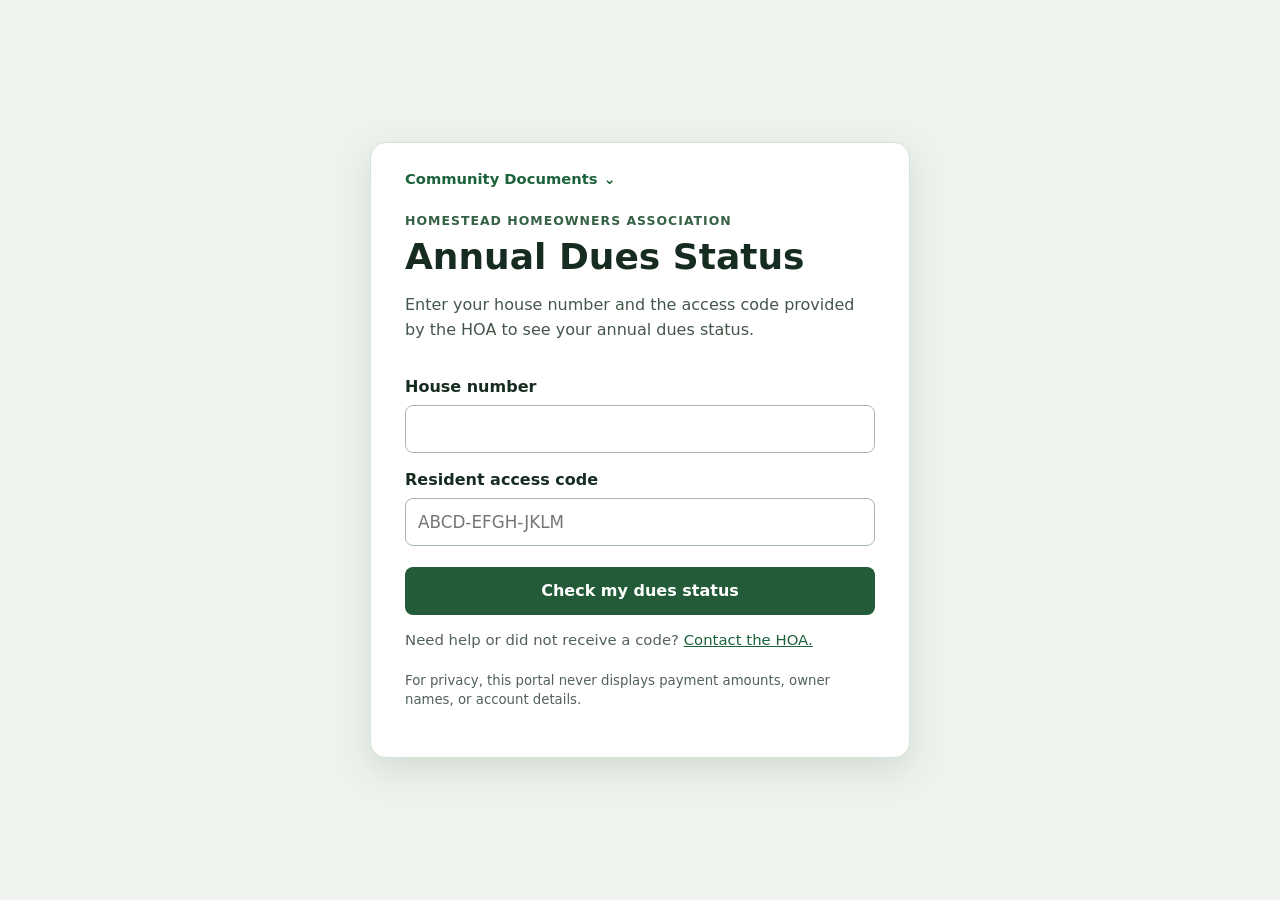
<file: site/index.html>
<!doctype html>
<html lang="en">
<head>
  <meta charset="utf-8">
  <meta name="viewport" content="width=device-width, initial-scale=1">
  <meta name="description" content="Homestead Homeowners Association annual dues status portal">
  <title>Homestead HOA — Dues Status</title>
  <link rel="stylesheet" href="styles.css">
</head>
<body>
  <main class="card">
    <nav class="documents-menu" aria-label="Community documents">
      <a class="documents-trigger" href="documents/">Community Documents <span aria-hidden="true">⌄</span></a>
      <div class="documents-panel">
        <a href="documents/homestead-ccrs.pdf">CC&amp;Rs <small>PDF</small></a>
        <a href="minutes/">Meeting Minutes</a>
        <p>Published documents are public. Private household and account information is not posted.</p>
      </div>
    </nav>
    <header>
      <p class="eyebrow">HOMESTEAD HOMEOWNERS ASSOCIATION</p>
      <h1>Annual Dues Status</h1>
      <p class="intro">Enter your house number and the access code provided by the HOA to see your annual dues status.</p>
    </header>
    <form id="status-form" novalidate>
      <label for="house-number">House number</label>
      <input id="house-number" name="house-number" inputmode="numeric" autocomplete="address-line1" maxlength="8" required>
      <label for="access-code">Resident access code</label>
      <input id="access-code" name="access-code" autocapitalize="characters" autocomplete="off" placeholder="ABCD-EFGH-JKLM" maxlength="14" required>
      <button type="submit">Check my dues status</button>
    </form>
    <section id="result" class="result" aria-live="polite" hidden></section>
    <p class="help">Need help or did not receive a code? <a href="mailto:homesteaddrivehoa@gmail.com">Contact the HOA.</a></p>

    <p class="privacy">For privacy, this portal never displays payment amounts, owner names, or account details.</p>
  </main>
  <script src="config.js"></script>
  <script src="app.js"></script>
</body>
</html>
</file>
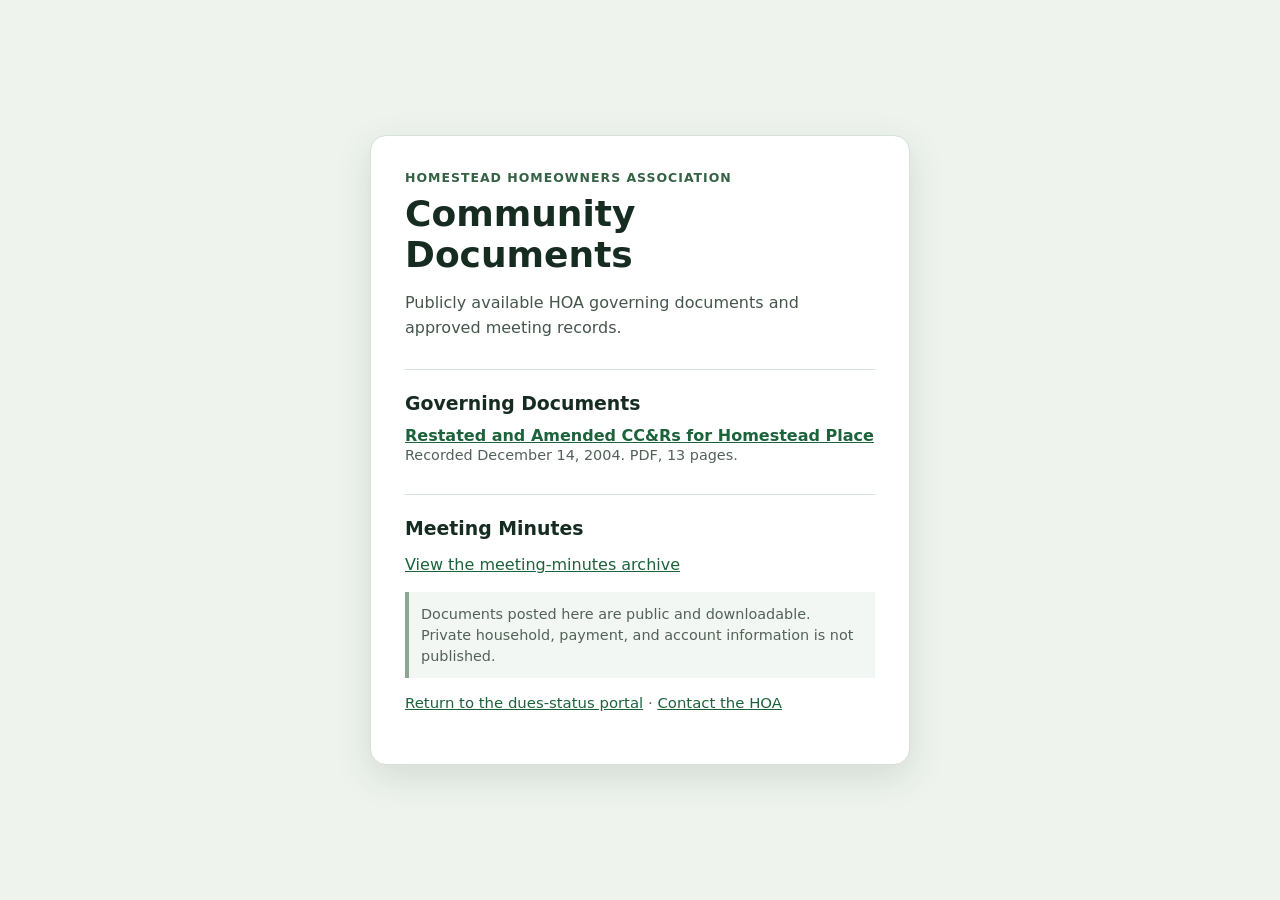
<file: site/documents/index.html>
<!doctype html>
<html lang="en">
<head>
  <meta charset="utf-8">
  <meta name="viewport" content="width=device-width, initial-scale=1">
  <meta name="description" content="Public community documents for Homestead Homeowners Association">
  <title>Homestead HOA — Community Documents</title>
  <link rel="stylesheet" href="../styles.css">
</head>
<body>
  <main class="card archive">
    <header>
      <p class="eyebrow">HOMESTEAD HOMEOWNERS ASSOCIATION</p>
      <h1>Community Documents</h1>
      <p class="intro">Publicly available HOA governing documents and approved meeting records.</p>
    </header>

    <section class="documents" aria-labelledby="governing-documents">
      <h2 id="governing-documents">Governing Documents</h2>
      <div id="ccrs" class="document-list">
        <div>
          <strong><a href="homestead-ccrs.pdf">Restated and Amended CC&amp;Rs for Homestead Place</a></strong>
          <span>Recorded December 14, 2004. PDF, 13 pages.</span>
        </div>
      </div>
    </section>

    <section class="documents" aria-labelledby="meeting-minutes">
      <h2 id="meeting-minutes">Meeting Minutes</h2>
      <p><a href="../minutes/">View the meeting-minutes archive</a></p>
    </section>

    <p class="document-notice">Documents posted here are public and downloadable. Private household, payment, and account information is not published.</p>
    <p class="help"><a href="../">Return to the dues-status portal</a> · <a href="mailto:homesteaddrivehoa@gmail.com">Contact the HOA</a></p>
  </main>
</body>
</html>
</file>
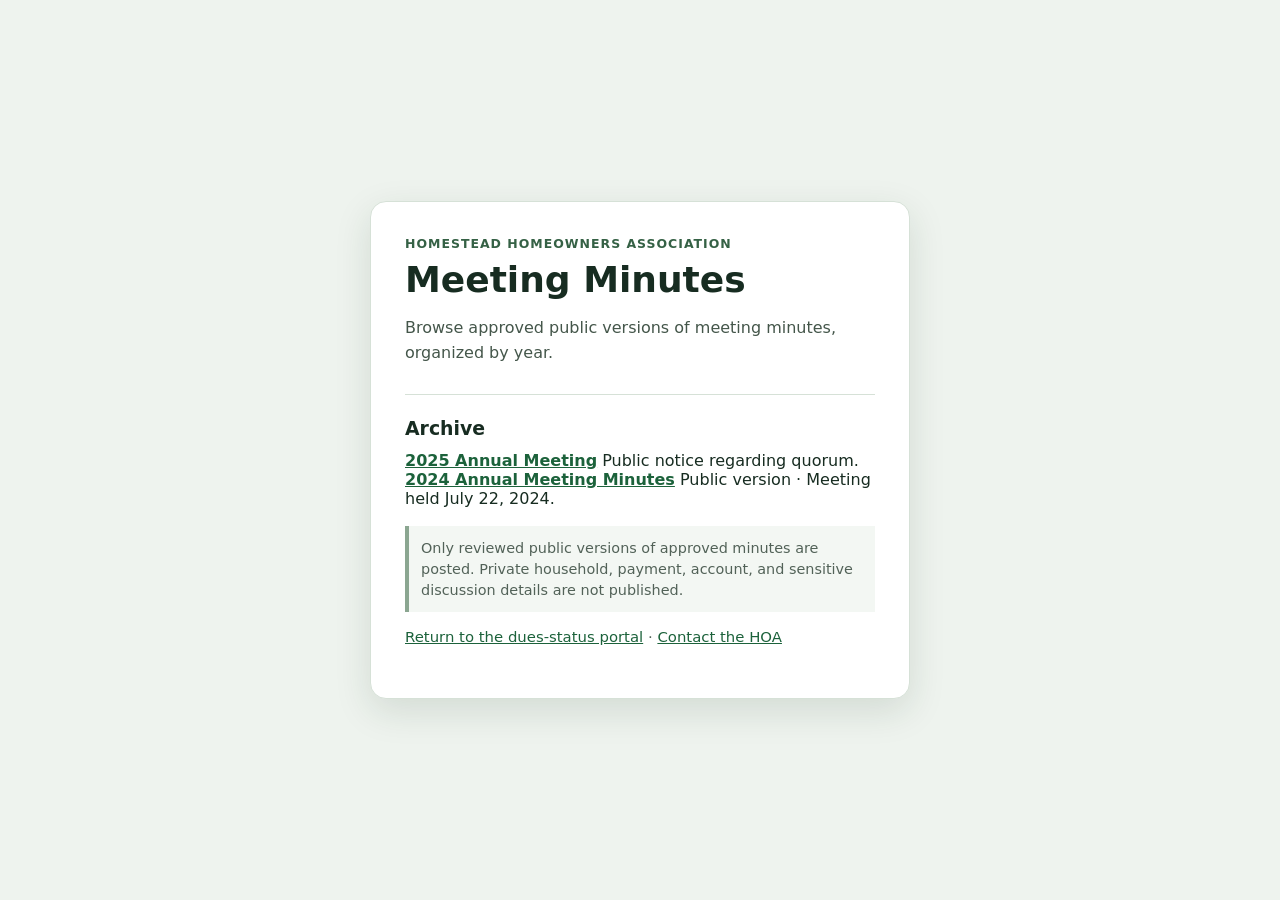
<file: site/minutes/index.html>
<!doctype html>
<html lang="en">
<head>
  <meta charset="utf-8">
  <meta name="viewport" content="width=device-width, initial-scale=1">
  <meta name="description" content="Approved public meeting minutes for Homestead Homeowners Association">
  <title>Homestead HOA — Meeting Minutes</title>
  <link rel="stylesheet" href="../styles.css">
</head>
<body>
  <main class="card archive">
    <header>
      <p class="eyebrow">HOMESTEAD HOMEOWNERS ASSOCIATION</p>
      <h1>Meeting Minutes</h1>
      <p class="intro">Browse approved public versions of meeting minutes, organized by year.</p>
    </header>

    <section class="documents" aria-labelledby="archive-heading">
      <h2 id="archive-heading">Archive</h2>
      <div>
        <strong><a href="2025-annual-meeting.html">2025 Annual Meeting</a></strong>
        <span>Public notice regarding quorum.</span>
      </div>
      <div>
        <strong><a href="2024-annual-meeting.html">2024 Annual Meeting Minutes</a></strong>
        <span>Public version · Meeting held July 22, 2024.</span>
      </div>
      <p class="document-notice">Only reviewed public versions of approved minutes are posted. Private household, payment, account, and sensitive discussion details are not published.</p>
    </section>

    <p class="help"><a href="../">Return to the dues-status portal</a> · <a href="mailto:homesteaddrivehoa@gmail.com">Contact the HOA</a></p>
  </main>
</body>
</html>
</file>
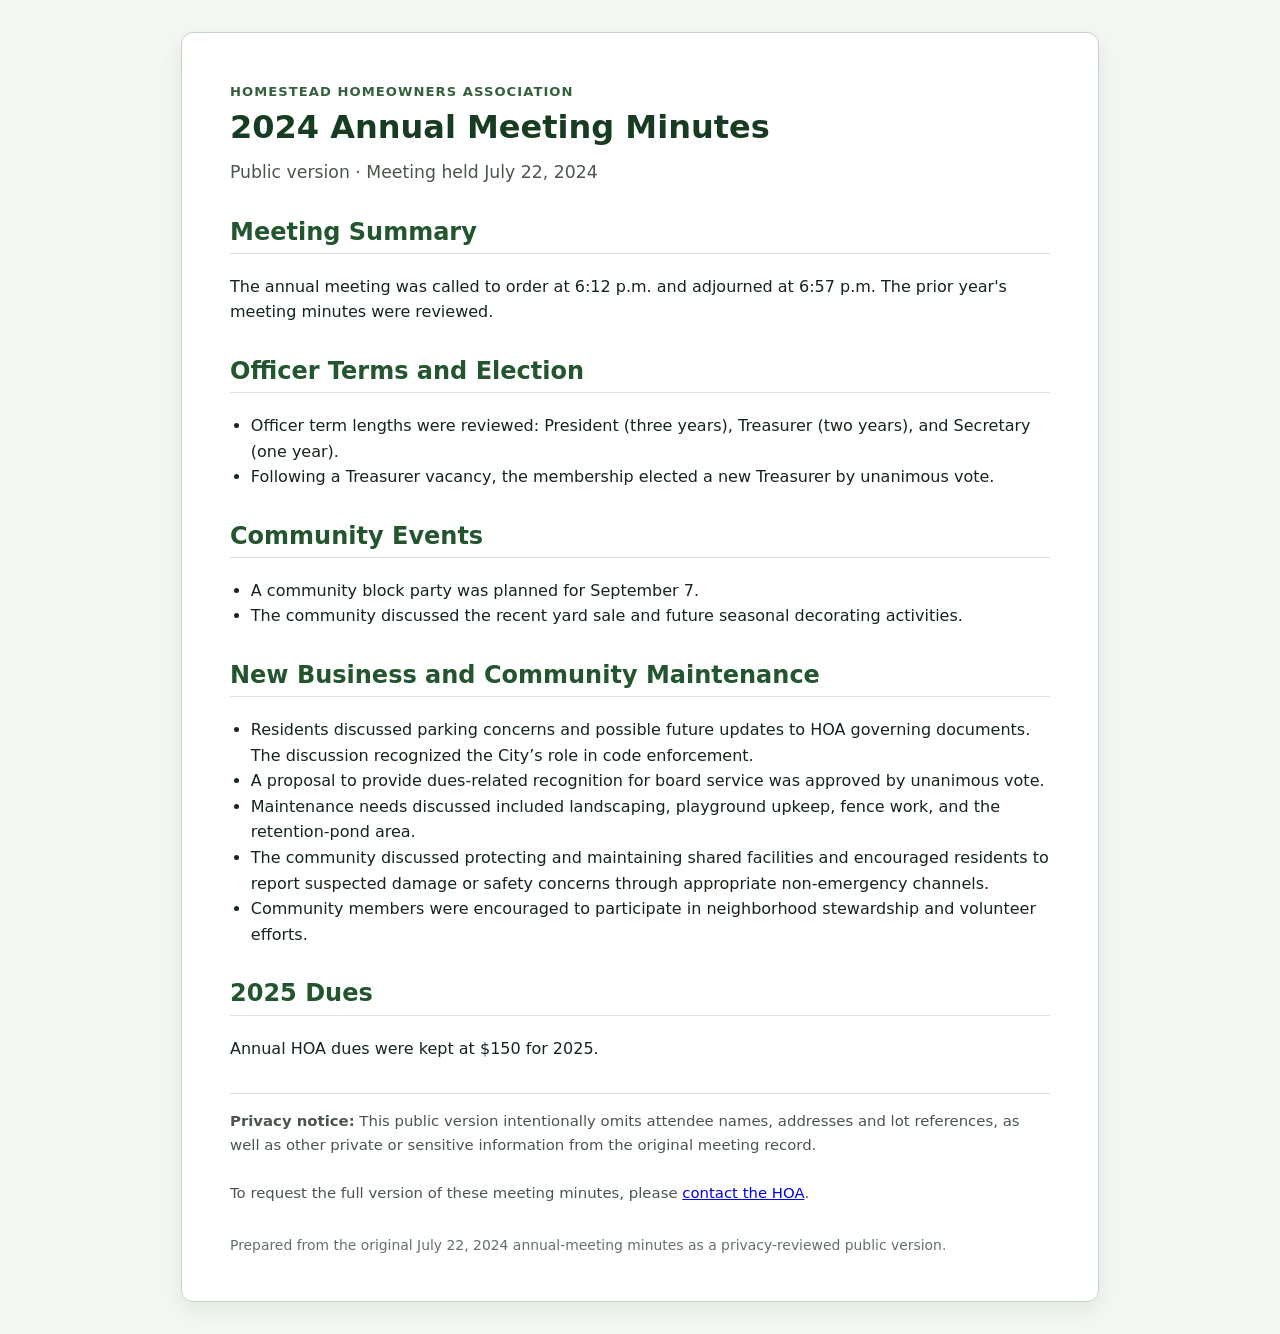
<file: site/minutes/2024-annual-meeting.html>
<!doctype html>
<html lang="en">
<head>
  <meta charset="utf-8">
  <meta name="viewport" content="width=device-width, initial-scale=1">
  <meta name="description" content="Privacy-reviewed public version of Homestead Homeowners Association 2024 annual meeting minutes.">
  <title>Homestead HOA — 2024 Annual Meeting Minutes (Public Version)</title>
  <style>
    :root { color-scheme: light; font-family: system-ui, -apple-system, BlinkMacSystemFont, "Segoe UI", sans-serif; color: #15251a; background: #f4f7f2; }
    body { margin: 0; padding: 2rem 1rem; }
    main { max-width: 820px; margin: 0 auto; background: #fff; border: 1px solid #c7d5c6; border-radius: 12px; padding: clamp(1.5rem, 5vw, 3rem); box-shadow: 0 8px 24px #14211414; }
    .review { margin: 0 0 2rem; padding: .8rem 1rem; color: #563700; background: #fff4d7; border-left: 4px solid #b7791f; border-radius: 4px; font-weight: 650; }
    .eyebrow { color: #35603c; font-weight: 750; letter-spacing: .08em; font-size: .82rem; margin: 0 0 .45rem; }
    h1 { margin: 0; color: #173c21; line-height: 1.15; }
    .subtitle { font-size: 1.08rem; line-height: 1.55; margin: .8rem 0 0; color: #4a564b; }
    section { margin-top: 2rem; }
    h2 { color: #23552e; border-bottom: 1px solid #d8e2d6; padding-bottom: .45rem; }
    h3 { color: #294f30; margin-bottom: .35rem; }
    p, li { line-height: 1.6; }
    ul { padding-left: 1.3rem; }
    .notice { margin-top: 2rem; padding-top: 1rem; border-top: 1px solid #d8e2d6; color: #4a564b; font-size: .93rem; }
    footer { margin-top: 2rem; color: #647166; font-size: .87rem; }
    @media print { body { padding: 0; background: #fff; } main { box-shadow: none; border: 0; max-width: none; } .review { border: 1px solid #b7791f; } }
  </style>
</head>
<body>
  <main>
    <header>
      <p class="eyebrow">HOMESTEAD HOMEOWNERS ASSOCIATION</p>
      <h1>2024 Annual Meeting Minutes</h1>
      <p class="subtitle">Public version · Meeting held July 22, 2024</p>
    </header>

    <section aria-labelledby="meeting-summary">
      <h2 id="meeting-summary">Meeting Summary</h2>
      <p>The annual meeting was called to order at 6:12 p.m. and adjourned at 6:57 p.m. The prior year's meeting minutes were reviewed.</p>
    </section>

    <section aria-labelledby="officers">
      <h2 id="officers">Officer Terms and Election</h2>
      <ul>
        <li>Officer term lengths were reviewed: President (three years), Treasurer (two years), and Secretary (one year).</li>
        <li>Following a Treasurer vacancy, the membership elected a new Treasurer by unanimous vote.</li>
      </ul>
    </section>

    <section aria-labelledby="community-events">
      <h2 id="community-events">Community Events</h2>
      <ul>
        <li>A community block party was planned for September 7.</li>
        <li>The community discussed the recent yard sale and future seasonal decorating activities.</li>
      </ul>
    </section>

    <section aria-labelledby="business">
      <h2 id="business">New Business and Community Maintenance</h2>
      <ul>
        <li>Residents discussed parking concerns and possible future updates to HOA governing documents. The discussion recognized the City’s role in code enforcement.</li>
        <li>A proposal to provide dues-related recognition for board service was approved by unanimous vote.</li>
        <li>Maintenance needs discussed included landscaping, playground upkeep, fence work, and the retention-pond area.</li>
        <li>The community discussed protecting and maintaining shared facilities and encouraged residents to report suspected damage or safety concerns through appropriate non-emergency channels.</li>
        <li>Community members were encouraged to participate in neighborhood stewardship and volunteer efforts.</li>
      </ul>
    </section>

    <section aria-labelledby="budget">
      <h2 id="budget">2025 Dues</h2>
      <p>Annual HOA dues were kept at $150 for 2025.</p>
    </section>

    <p class="notice"><strong>Privacy notice:</strong> This public version intentionally omits attendee names, addresses and lot references, as well as other private or sensitive information from the original meeting record.<br><br>To request the full version of these meeting minutes, please <a href="mailto:homesteaddrivehoa@gmail.com">contact the HOA</a>.</p>
    <footer>Prepared from the original July 22, 2024 annual-meeting minutes as a privacy-reviewed public version.</footer>
  </main>
</body>
</html>
</file>
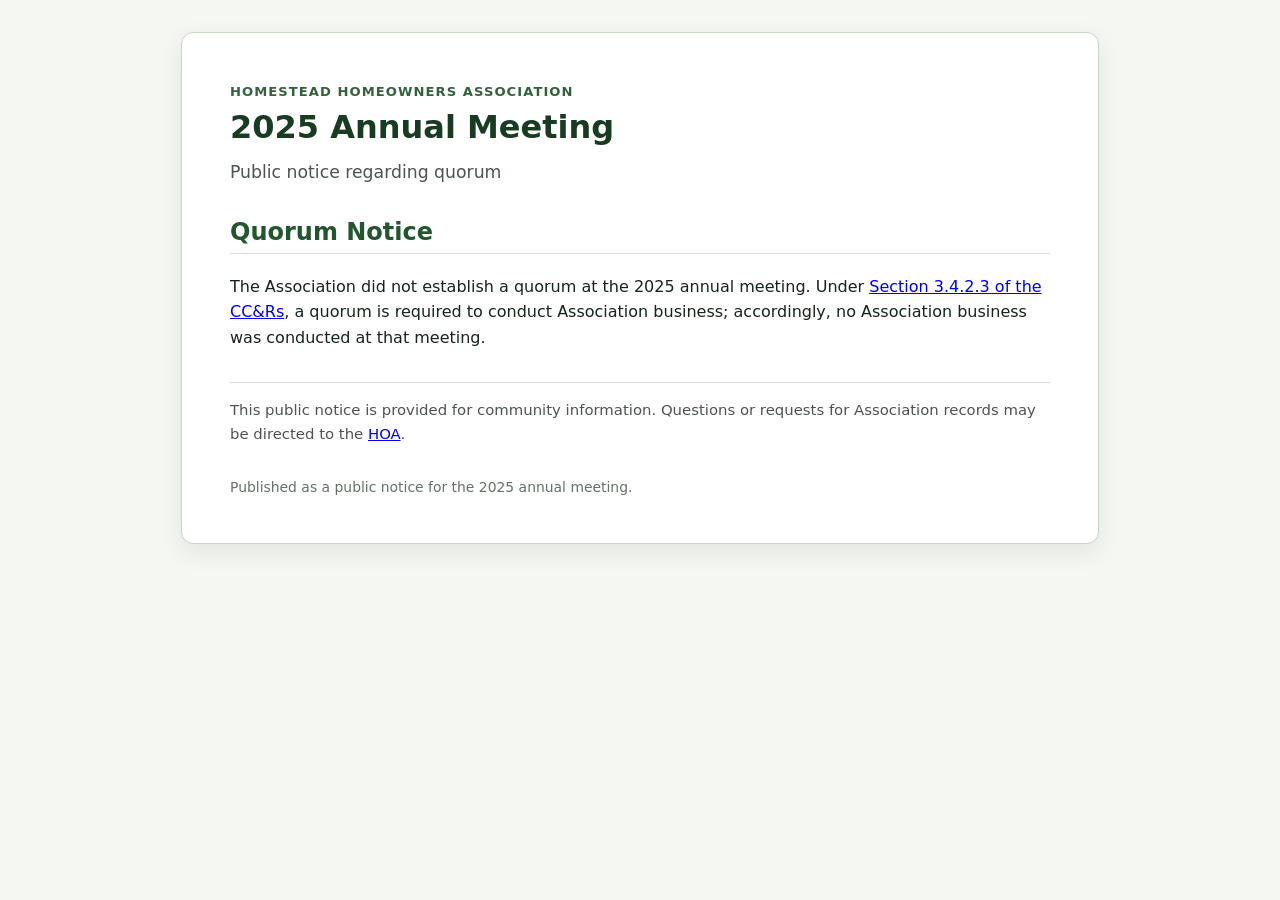
<file: site/minutes/2025-annual-meeting.html>
<!doctype html>
<html lang="en">
<head>
  <meta charset="utf-8">
  <meta name="viewport" content="width=device-width, initial-scale=1">
  <meta name="description" content="Public notice regarding the Homestead Homeowners Association 2025 annual meeting.">
  <title>Homestead HOA — 2025 Annual Meeting Notice</title>
  <style>
    :root { color-scheme: light; font-family: system-ui, -apple-system, BlinkMacSystemFont, "Segoe UI", sans-serif; color: #15251a; background: #f4f7f2; }
    body { margin: 0; padding: 2rem 1rem; }
    main { max-width: 820px; margin: 0 auto; background: #fff; border: 1px solid #c7d5c6; border-radius: 12px; padding: clamp(1.5rem, 5vw, 3rem); box-shadow: 0 8px 24px #14211414; }
    .eyebrow { color: #35603c; font-weight: 750; letter-spacing: .08em; font-size: .82rem; margin: 0 0 .45rem; }
    h1 { margin: 0; color: #173c21; line-height: 1.15; }
    .subtitle { font-size: 1.08rem; line-height: 1.55; margin: .8rem 0 0; color: #4a564b; }
    section { margin-top: 2rem; }
    h2 { color: #23552e; border-bottom: 1px solid #d8e2d6; padding-bottom: .45rem; }
    p { line-height: 1.6; }
    .notice { margin-top: 2rem; padding-top: 1rem; border-top: 1px solid #d8e2d6; color: #4a564b; font-size: .93rem; }
    footer { margin-top: 2rem; color: #647166; font-size: .87rem; }
    @media print { body { padding: 0; background: #fff; } main { box-shadow: none; border: 0; max-width: none; } }
  </style>
</head>
<body>
  <main>
    <header>
      <p class="eyebrow">HOMESTEAD HOMEOWNERS ASSOCIATION</p>
      <h1>2025 Annual Meeting</h1>
      <p class="subtitle">Public notice regarding quorum</p>
    </header>

    <section aria-labelledby="quorum-notice">
      <h2 id="quorum-notice">Quorum Notice</h2>
      <p>The Association did not establish a quorum at the 2025 annual meeting. Under <a href="../documents/homestead-ccrs.pdf#page=4">Section 3.4.2.3 of the CC&amp;Rs</a>, a quorum is required to conduct Association business; accordingly, no Association business was conducted at that meeting.</p>
    </section>

    <p class="notice">This public notice is provided for community information. Questions or requests for Association records may be directed to the <a href="mailto:homesteaddrivehoa@gmail.com">HOA</a>.</p>
    <footer>Published as a public notice for the 2025 annual meeting.</footer>
  </main>
</body>
</html>
</file>
<file: site/styles.css>
:root { color-scheme: light; font-family: Inter, ui-sans-serif, system-ui, -apple-system, BlinkMacSystemFont, "Segoe UI", sans-serif; color: #172c21; background: #eef3ee; }
* { box-sizing: border-box; }
body { margin: 0; min-height: 100vh; display: grid; place-items: center; padding: 24px; }
.card { width: min(100%, 540px); padding: 34px; background: #fff; border: 1px solid #d6e1d7; border-radius: 16px; box-shadow: 0 12px 36px #183a2320; }
.eyebrow { margin: 0 0 8px; color: #356145; font-size: .78rem; font-weight: 800; letter-spacing: .08em; }
h1 { margin: 0; font-size: clamp(1.7rem, 5vw, 2.25rem); }
.intro { line-height: 1.55; color: #44564a; }
form { display: grid; gap: 9px; margin-top: 26px; }
label { margin-top: 8px; font-weight: 700; }
input, button { min-height: 48px; border-radius: 8px; font: inherit; }
input { border: 1px solid #a6b9a9; padding: 10px 12px; font-size: 1.05rem; }
input:focus { outline: 3px solid #a6d0b0; border-color: #356145; }
button { margin-top: 12px; border: 0; padding: 10px 16px; background: #235b38; color: #fff; font-weight: 750; cursor: pointer; }
button:hover:not(:disabled) { background: #17452a; } button:disabled { opacity: .65; cursor: wait; }
.result { margin-top: 24px; padding: 16px; border-left: 5px solid #356145; background: #edf7ef; line-height: 1.45; font-weight: 650; }
.result.attention, .result.error { border-color: #9b4a18; background: #fff4e9; color: #61310f; }
.result.review { border-color: #365c87; background: #edf5fd; color: #1e476e; }
.help, .privacy { line-height: 1.45; color: #526258; font-size: .93rem; }
.documents-menu { display: block; margin: -8px 0 25px; }
.documents-trigger { display: inline-flex; align-items: center; gap: 6px; color: #1c623b; font-size: .92rem; font-weight: 750; text-decoration: none; }
.documents-trigger span { transition: transform .18s ease; }
.documents-panel { display: grid; max-height: 0; width: min(310px, calc(100vw - 72px)); gap: 4px; overflow: hidden; margin: 0; padding: 0 12px; border: 0 solid transparent; border-radius: 10px; background: #fff; box-shadow: none; opacity: 0; visibility: hidden; pointer-events: none; transition: max-height .2s ease, margin .2s ease, padding .2s ease, border-width .2s ease, opacity .18s ease, visibility 0s linear .2s; }
.documents-panel a { padding: 8px; border-radius: 6px; color: #1c623b; font-weight: 700; text-decoration: none; }
.documents-panel a:hover, .documents-panel a:focus { background: #edf7ef; outline: none; }
.documents-panel small { margin-left: 4px; color: #526258; font-size: .78rem; font-weight: 500; }
.documents-panel p { margin: 6px 8px 2px; color: #526258; font-size: .78rem; line-height: 1.4; }
.documents-menu:hover .documents-panel, .documents-menu:focus-within .documents-panel { max-height: 220px; margin-top: 0; padding: 12px; border-width: 1px; border-color: #c9d8cc; box-shadow: 0 12px 28px #183a2324; opacity: 1; visibility: visible; pointer-events: auto; transition-delay: 0s; }
.documents-menu:hover .documents-trigger span, .documents-menu:focus-within .documents-trigger span { transform: rotate(180deg); }
.documents { margin-top: 28px; padding-top: 22px; border-top: 1px solid #d6e1d7; }
.documents h2 { margin: 0 0 12px; font-size: 1.18rem; }
.document-list { display: grid; gap: 14px; margin: 0; padding: 0; list-style: none; }
.document-list li { display: grid; gap: 3px; }
.document-list span, .document-notice { color: #526258; font-size: .9rem; line-height: 1.45; }
.document-notice { margin: 18px 0 0; padding: 12px; border-left: 4px solid #8ba691; background: #f3f7f3; }
.privacy { margin-top: 20px; font-size: .83rem; }
a { color: #1c623b; }
@media (max-width: 480px) { body { padding: 12px; } .card { padding: 26px 20px; } }
</file>
